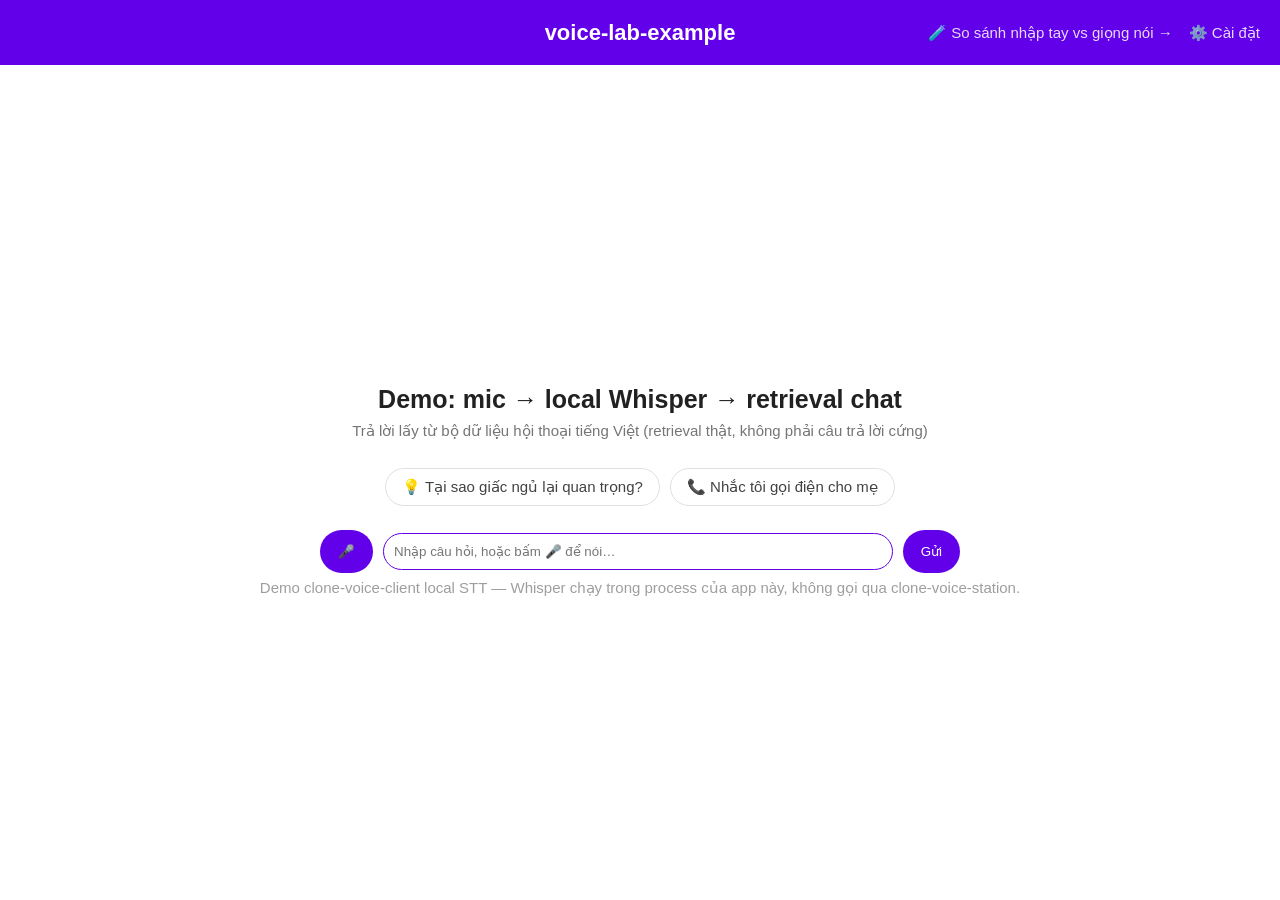
<file: templates/index.html>
<!DOCTYPE html>
<html lang="vi">
<head>
  <link rel="stylesheet" href="/static/style.css"/>
  <meta charset="utf-8"/>
  <meta content="width=device-width, initial-scale=1.0" name="viewport"/>
  <title>voice-lab-example</title>
</head>
<body>
<div class="layout">
  <main class="chat-container">
    <div class="header">
      <div class="header-center">voice-lab-example</div>
      <div class="header-links">
        <a class="header-link" href="/compare">🧪 So sánh nhập tay vs giọng nói →</a>
        <a class="header-link" href="/settings">⚙️ Cài đặt</a>
      </div>
    </div>
    <div class="container" id="mainContainer">

      <!-- Welcome screen (shown when no messages) -->
      <div id="welcome-screen">
        <h1 class="welcome-title">Demo: mic → local Whisper → retrieval chat</h1>
        <p class="welcome-subtitle">Trả lời lấy từ bộ dữ liệu hội thoại tiếng Việt (retrieval thật, không phải câu trả lời cứng)</p>
        <div class="suggestion-chips">
          <button class="chip" data-prompt="Tại sao giấc ngủ lại quan trọng?">💡 Tại sao giấc ngủ lại quan trọng?</button>
          <button class="chip" data-prompt="Nhắc tôi gọi điện cho mẹ.">📞 Nhắc tôi gọi điện cho mẹ</button>
        </div>
      </div>

      <!-- Chatbox (shown when chatting) -->
      <div id="chatbox" class="chatbox"></div>

      <!-- Input bar -->
      <div class="input-area">
        <button id="micButton" title="Ghi âm câu hỏi">🎤</button>
        <input id="chatInput" type="text" placeholder="Nhập câu hỏi, hoặc bấm 🎤 để nói…"/>
        <button id="sendButton">Gửi</button>
      </div>

      <div id="disclaimer">Demo clone-voice-client local STT — Whisper chạy trong process của app này, không gọi qua clone-voice-station.</div>

    </div>
  </main>
</div>

<script src="/static/script.js"></script>
</body>
</html>
</file>
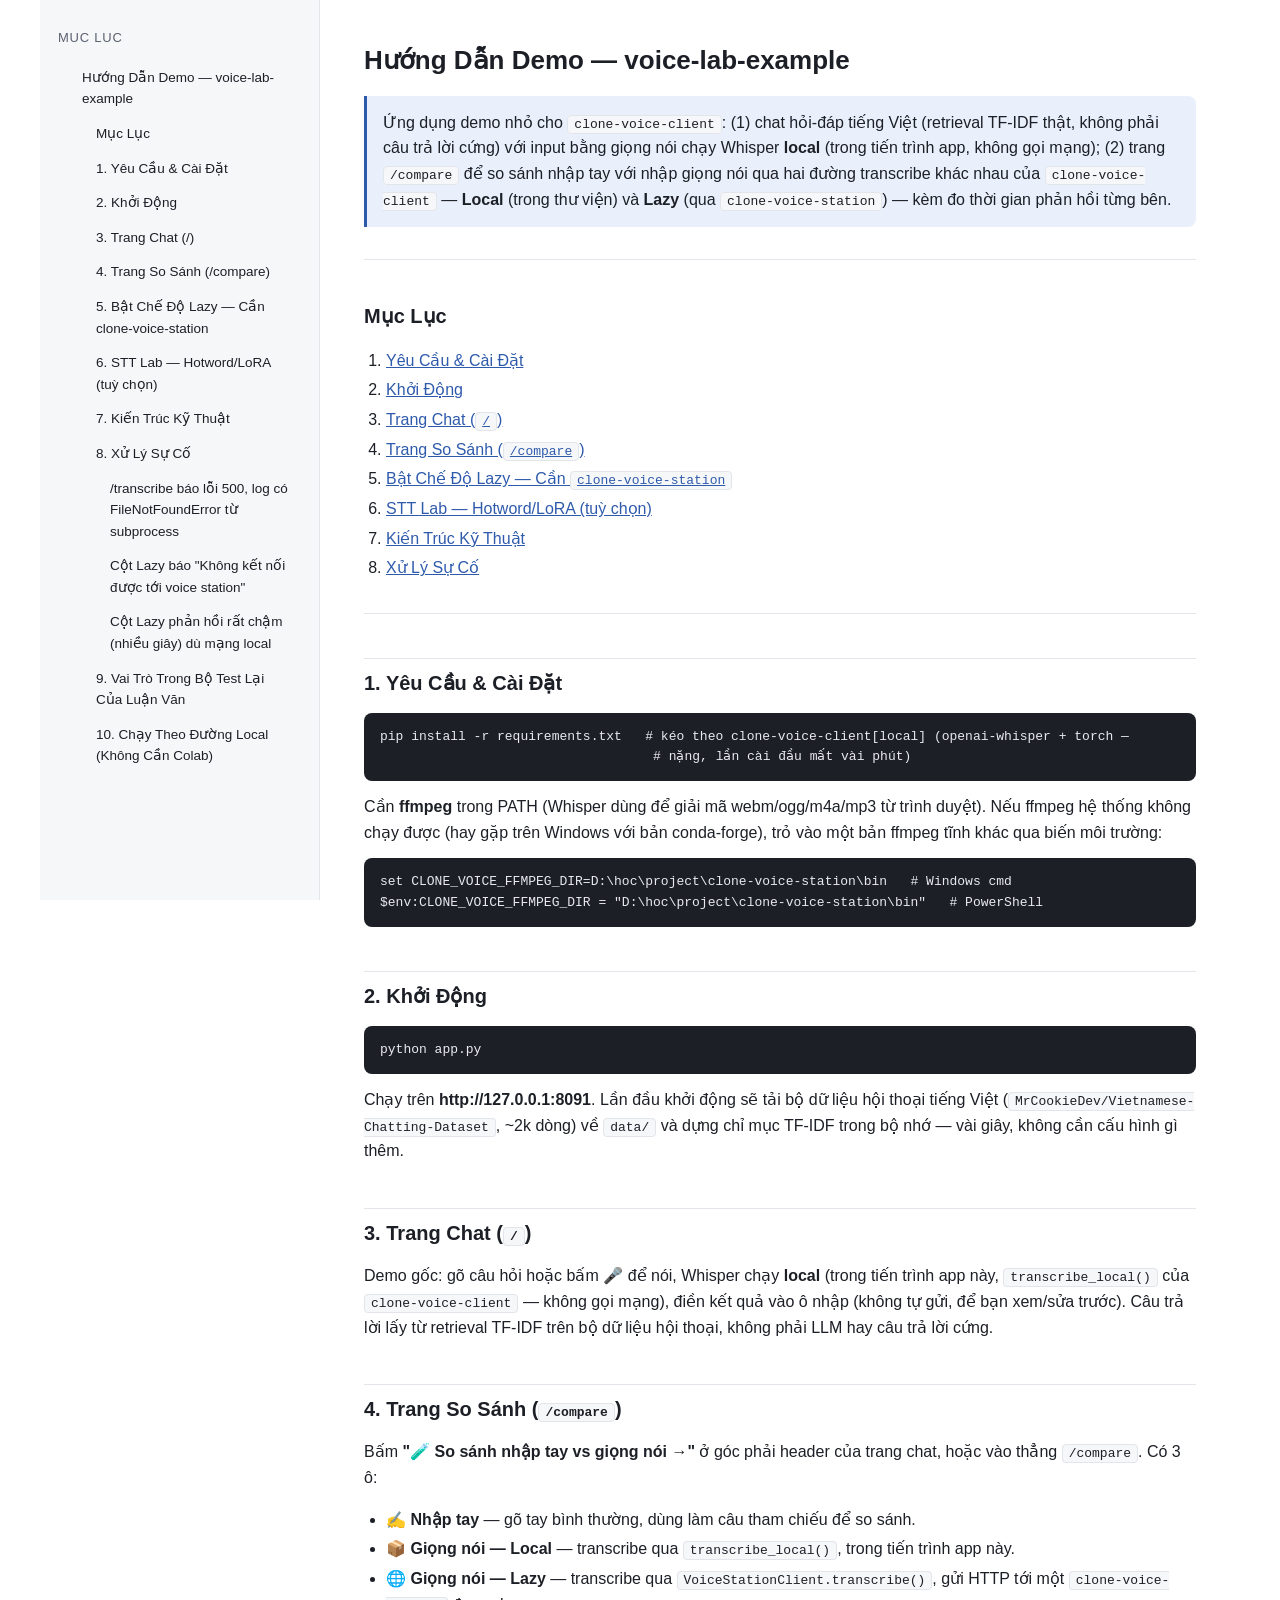
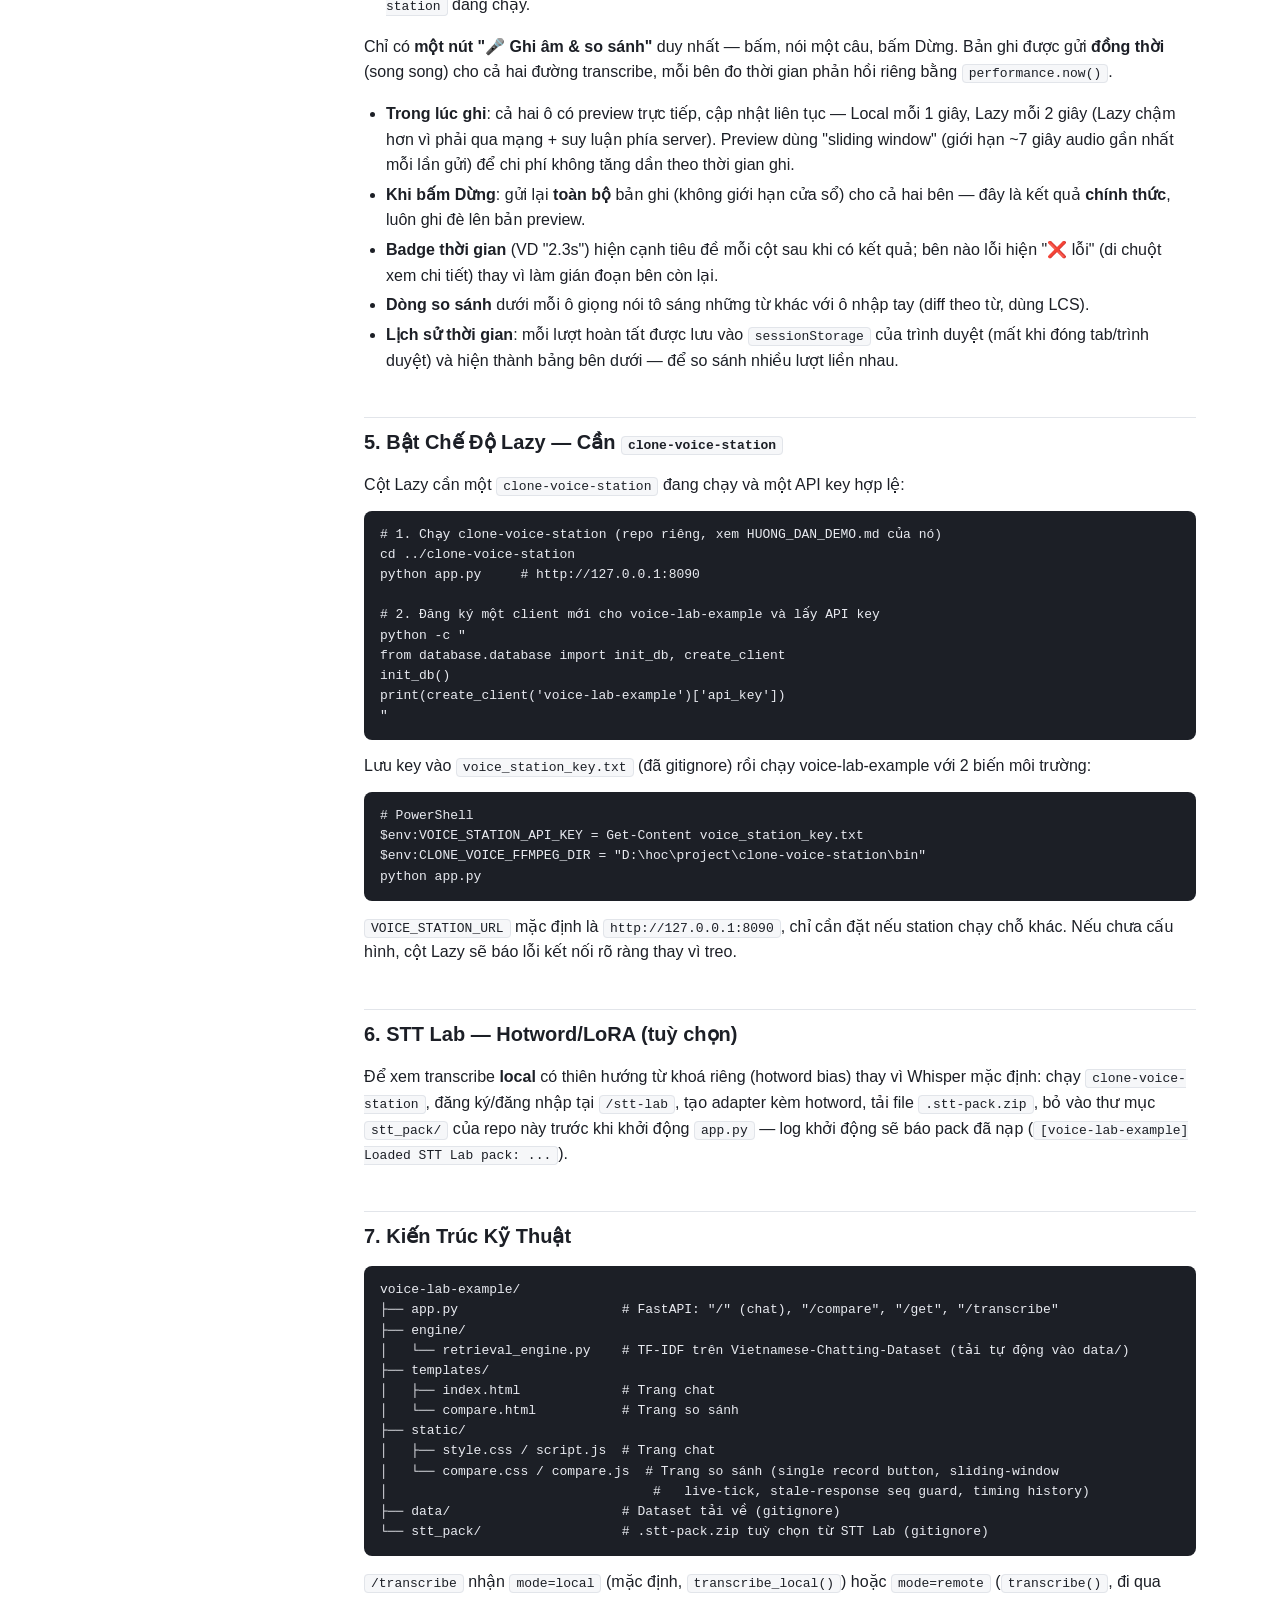
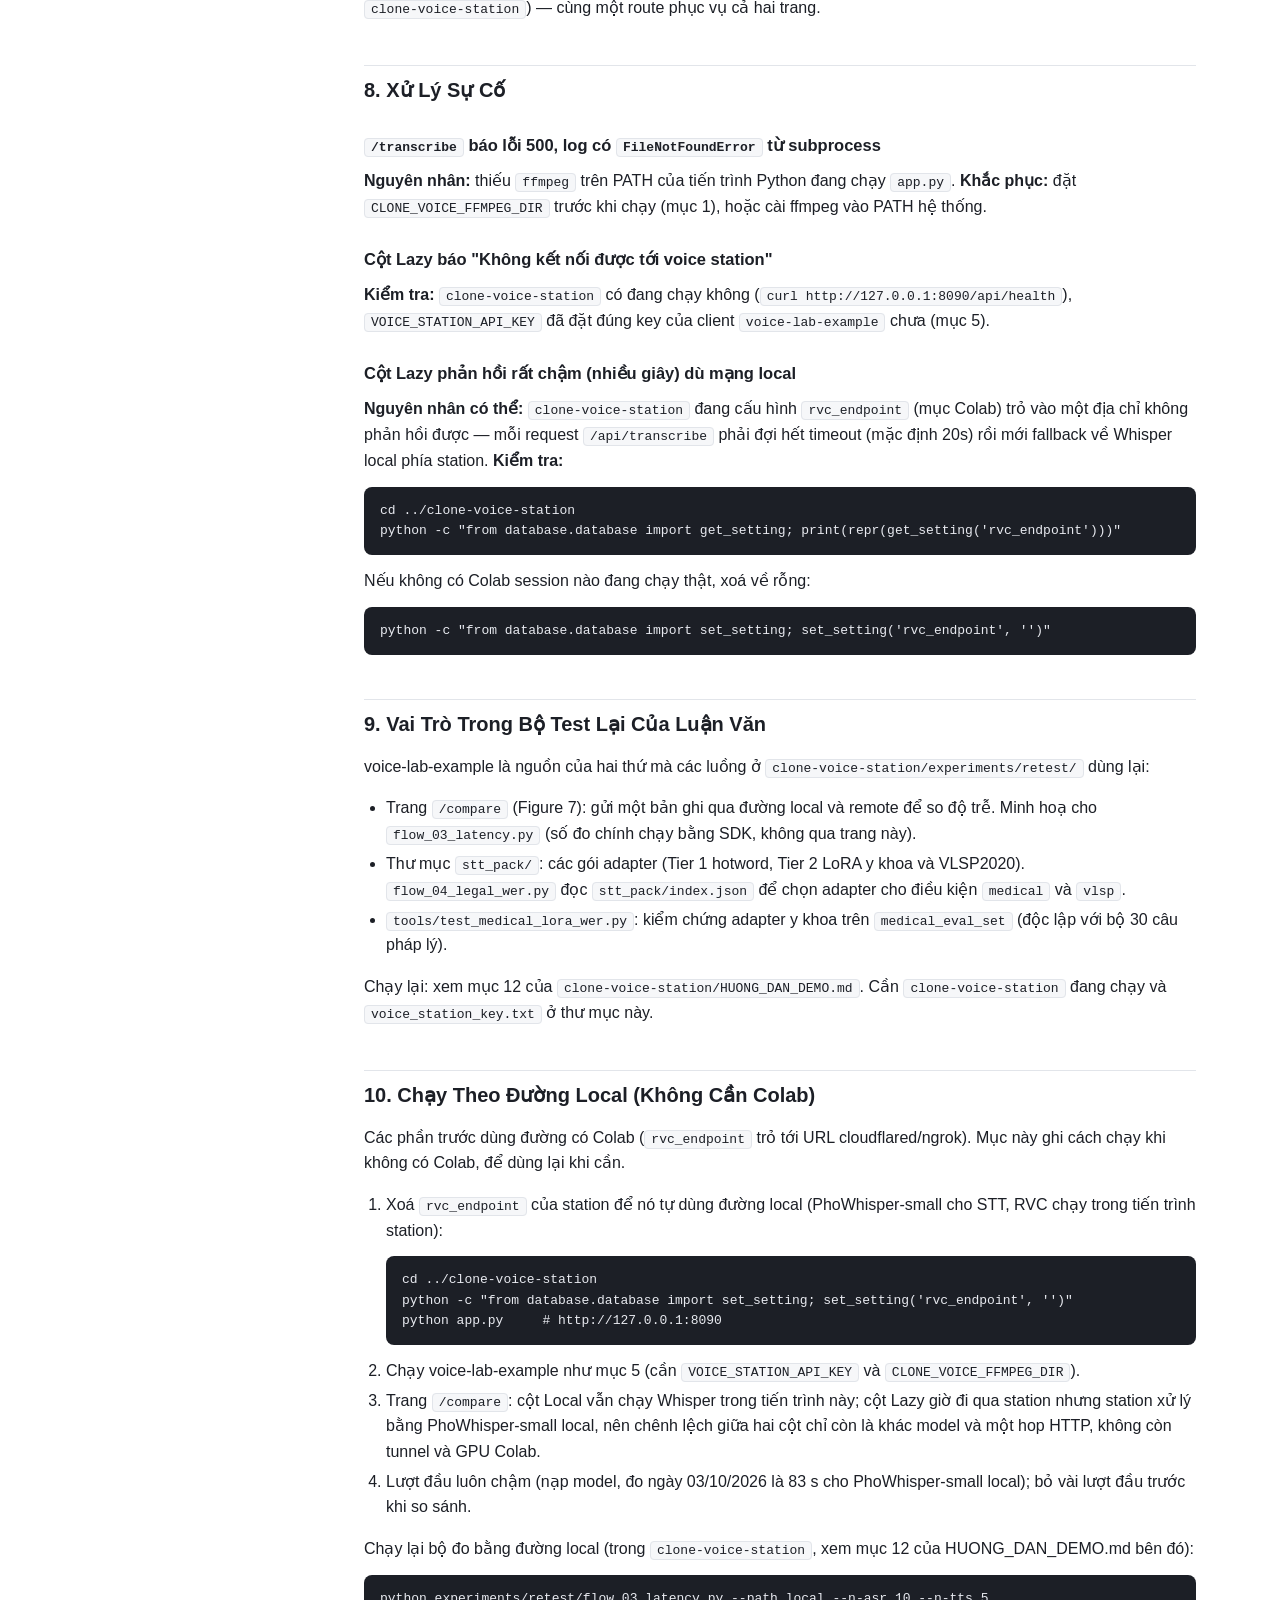
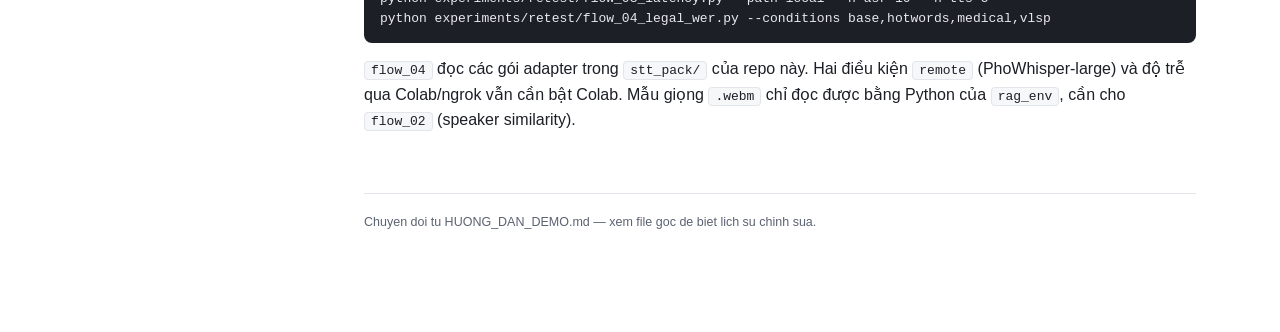
<file: HUONG_DAN_DEMO.html>
<!DOCTYPE html>
<html lang="vi">
<head>
<meta charset="UTF-8">
<meta name="viewport" content="width=device-width, initial-scale=1.0">
<title>Huong Dan Demo - voice-lab-example</title>
<style>
  :root {
    --bg: #ffffff; --bg-alt: #f6f7f9; --text: #1c1f26; --text-dim: #5b6270;
    --border: #e2e5ea; --accent: #2e5aac; --accent-soft: #eaf0fb;
    --code-bg: #1c1f26; --code-text: #e8eaf0;
  }
  @media (prefers-color-scheme: dark) {
    :root {
      --bg: #14161a; --bg-alt: #1b1e24; --text: #e7e9ee; --text-dim: #9aa1ae;
      --border: #2b2f38; --accent: #7fa6f5; --accent-soft: #1e2a42;
      --code-bg: #0d0f13; --code-text: #e8eaf0;
    }
  }
  * { box-sizing: border-box; }
  body { margin: 0; background: var(--bg); color: var(--text);
    font-family: "Segoe UI", -apple-system, BlinkMacSystemFont, sans-serif; line-height: 1.6; }
  .layout { display: grid; grid-template-columns: 280px minmax(0, 1fr); max-width: 1200px; margin: 0 auto; }
  @media (max-width: 860px) {
    .layout { grid-template-columns: 1fr; }
    nav.toc { position: static !important; border-right: none !important; border-bottom: 1px solid var(--border); }
  }
  nav.toc { position: sticky; top: 0; align-self: start; height: 100vh; overflow-y: auto;
    padding: 28px 18px; border-right: 1px solid var(--border); background: var(--bg-alt); }
  nav.toc .toclabel { font-size: 13px; text-transform: uppercase; letter-spacing: .06em; color: var(--text-dim); margin: 0 0 12px; }
  nav.toc ul { list-style: none; margin: 0; padding-left: 14px; }
  nav.toc > ul { padding-left: 0; }
  nav.toc li { margin: 1px 0; }
  nav.toc a { display: block; padding: 6px 10px; border-radius: 6px; color: var(--text);
    text-decoration: none; font-size: 13.5px; }
  nav.toc a:hover { background: var(--accent-soft); color: var(--accent); }
  main { padding: 40px 44px 100px; min-width: 0; }
  main > .subtitle { color: var(--text-dim); margin: -4px 0 32px; font-size: 15px; }
  h1 { font-size: 26px; margin: 0 0 6px; }
  h2 { font-size: 20px; margin: 44px 0 14px; padding-top: 8px; border-top: 1px solid var(--border); }
  main > h2:first-of-type { border-top: none; margin-top: 0; }
  h3 { font-size: 16.5px; margin: 26px 0 8px; }
  h4 { font-size: 14.5px; margin: 18px 0 6px; color: var(--text-dim); }
  p { margin: 10px 0; }
  a { color: var(--accent); }
  code { background: var(--bg-alt); border: 1px solid var(--border); padding: 1px 6px;
    border-radius: 4px; font-size: 13px; font-family: "Cascadia Code", Consolas, "Courier New", monospace; }
  pre { background: var(--code-bg); color: var(--code-text); padding: 14px 16px; border-radius: 8px;
    overflow-x: auto; font-size: 13px; line-height: 1.55;
    font-family: "Cascadia Code", Consolas, "Courier New", monospace; }
  pre code { background: none; border: none; padding: 0; color: inherit; }
  ul, ol { padding-left: 22px; }
  li { margin: 4px 0; }
  table { border-collapse: collapse; width: 100%; margin: 12px 0 20px; font-size: 13.5px; display: block; overflow-x: auto; }
  th, td { border: 1px solid var(--border); padding: 8px 10px; text-align: left; vertical-align: top; }
  th { background: var(--bg-alt); }
  blockquote { margin: 14px 0; padding: 10px 16px; border-left: 3px solid var(--accent);
    background: var(--accent-soft); border-radius: 0 8px 8px 0; }
  blockquote p { margin: 4px 0; }
  hr { border: none; border-top: 1px solid var(--border); margin: 32px 0; }
  img { max-width: 100%; border-radius: 8px; border: 1px solid var(--border); }
  footer { margin-top: 60px; padding-top: 18px; border-top: 1px solid var(--border);
    color: var(--text-dim); font-size: 12.5px; }
</style>
</head>
<body>
<div class="layout">
  <nav class="toc">
    <p class="toclabel">Muc luc</p>
    <div class="toc">
<ul>
<li><a href="#huong-dan-demo-voice-lab-example">Hướng Dẫn Demo — voice-lab-example</a><ul>
<li><a href="#muc-luc">Mục Lục</a></li>
<li><a href="#1-yeu-cau-cai-at">1. Yêu Cầu &amp; Cài Đặt</a></li>
<li><a href="#2-khoi-ong">2. Khởi Động</a></li>
<li><a href="#3-trang-chat">3. Trang Chat (/)</a></li>
<li><a href="#4-trang-so-sanh-compare">4. Trang So Sánh (/compare)</a></li>
<li><a href="#5-bat-che-o-lazy-can-clone-voice-station">5. Bật Chế Độ Lazy — Cần clone-voice-station</a></li>
<li><a href="#6-stt-lab-hotwordlora-tuy-chon">6. STT Lab — Hotword/LoRA (tuỳ chọn)</a></li>
<li><a href="#7-kien-truc-ky-thuat">7. Kiến Trúc Kỹ Thuật</a></li>
<li><a href="#8-xu-ly-su-co">8. Xử Lý Sự Cố</a><ul>
<li><a href="#transcribe-bao-loi-500-log-co-filenotfounderror-tu-subprocess">/transcribe báo lỗi 500, log có FileNotFoundError từ subprocess</a></li>
<li><a href="#cot-lazy-bao-khong-ket-noi-uoc-toi-voice-station">Cột Lazy báo "Không kết nối được tới voice station"</a></li>
<li><a href="#cot-lazy-phan-hoi-rat-cham-nhieu-giay-du-mang-local">Cột Lazy phản hồi rất chậm (nhiều giây) dù mạng local</a></li>
</ul>
</li>
<li><a href="#9-vai-tro-trong-bo-test-lai-cua-luan-van">9. Vai Trò Trong Bộ Test Lại Của Luận Văn</a></li>
<li><a href="#10-chay-theo-uong-local-khong-can-colab">10. Chạy Theo Đường Local (Không Cần Colab)</a></li>
</ul>
</li>
</ul>
</div>

  </nav>
  <main>
    <h1 id="huong-dan-demo-voice-lab-example">Hướng Dẫn Demo — voice-lab-example</h1>
<blockquote>
<p>Ứng dụng demo nhỏ cho <code>clone-voice-client</code>: (1) chat hỏi-đáp tiếng Việt (retrieval TF-IDF thật, không phải câu trả lời cứng) với input bằng giọng nói chạy Whisper <strong>local</strong> (trong tiến trình app, không gọi mạng); (2) trang <code>/compare</code> để so sánh nhập tay với nhập giọng nói qua hai đường transcribe khác nhau của <code>clone-voice-client</code> — <strong>Local</strong> (trong thư viện) và <strong>Lazy</strong> (qua <code>clone-voice-station</code>) — kèm đo thời gian phản hồi từng bên.</p>
</blockquote>
<hr />
<h2 id="muc-luc">Mục Lục</h2>
<ol>
<li><a href="#1-yêu-cầu--cài-đặt">Yêu Cầu &amp; Cài Đặt</a></li>
<li><a href="#2-khởi-động">Khởi Động</a></li>
<li><a href="#3-trang-chat-">Trang Chat (<code>/</code>)</a></li>
<li><a href="#4-trang-so-sánh-compare">Trang So Sánh (<code>/compare</code>)</a></li>
<li><a href="#5-bật-chế-độ-lazy--cần-clone-voice-station">Bật Chế Độ Lazy — Cần <code>clone-voice-station</code></a></li>
<li><a href="#6-stt-lab--hotwordlora-tuỳ-chọn">STT Lab — Hotword/LoRA (tuỳ chọn)</a></li>
<li><a href="#7-kiến-trúc-kỹ-thuật">Kiến Trúc Kỹ Thuật</a></li>
<li><a href="#8-xử-lý-sự-cố">Xử Lý Sự Cố</a></li>
</ol>
<hr />
<h2 id="1-yeu-cau-cai-at">1. Yêu Cầu &amp; Cài Đặt</h2>
<pre><code class="language-bash">pip install -r requirements.txt   # kéo theo clone-voice-client[local] (openai-whisper + torch —
                                   # nặng, lần cài đầu mất vài phút)
</code></pre>
<p>Cần <strong>ffmpeg</strong> trong PATH (Whisper dùng để giải mã webm/ogg/m4a/mp3 từ trình duyệt). Nếu ffmpeg hệ thống không chạy được (hay gặp trên Windows với bản conda-forge), trỏ vào một bản ffmpeg tĩnh khác qua biến môi trường:</p>
<pre><code class="language-bash">set CLONE_VOICE_FFMPEG_DIR=D:\hoc\project\clone-voice-station\bin   # Windows cmd
$env:CLONE_VOICE_FFMPEG_DIR = &quot;D:\hoc\project\clone-voice-station\bin&quot;   # PowerShell
</code></pre>
<h2 id="2-khoi-ong">2. Khởi Động</h2>
<pre><code class="language-bash">python app.py
</code></pre>
<p>Chạy trên <strong>http://127.0.0.1:8091</strong>. Lần đầu khởi động sẽ tải bộ dữ liệu hội thoại tiếng Việt (<code>MrCookieDev/Vietnamese-Chatting-Dataset</code>, ~2k dòng) về <code>data/</code> và dựng chỉ mục TF-IDF trong bộ nhớ — vài giây, không cần cấu hình gì thêm.</p>
<h2 id="3-trang-chat">3. Trang Chat (<code>/</code>)</h2>
<p>Demo gốc: gõ câu hỏi hoặc bấm 🎤 để nói, Whisper chạy <strong>local</strong> (trong tiến trình app này, <code>transcribe_local()</code> của <code>clone-voice-client</code> — không gọi mạng), điền kết quả vào ô nhập (không tự gửi, để bạn xem/sửa trước). Câu trả lời lấy từ retrieval TF-IDF trên bộ dữ liệu hội thoại, không phải LLM hay câu trả lời cứng.</p>
<h2 id="4-trang-so-sanh-compare">4. Trang So Sánh (<code>/compare</code>)</h2>
<p>Bấm <strong>"🧪 So sánh nhập tay vs giọng nói →"</strong> ở góc phải header của trang chat, hoặc vào thẳng <code>/compare</code>. Có 3 ô:</p>
<ul>
<li><strong>✍️ Nhập tay</strong> — gõ tay bình thường, dùng làm câu tham chiếu để so sánh.</li>
<li><strong>📦 Giọng nói — Local</strong> — transcribe qua <code>transcribe_local()</code>, trong tiến trình app này.</li>
<li><strong>🌐 Giọng nói — Lazy</strong> — transcribe qua <code>VoiceStationClient.transcribe()</code>, gửi HTTP tới một <code>clone-voice-station</code> đang chạy.</li>
</ul>
<p>Chỉ có <strong>một nút "🎤 Ghi âm &amp; so sánh"</strong> duy nhất — bấm, nói một câu, bấm Dừng. Bản ghi được gửi <strong>đồng thời</strong> (song song) cho cả hai đường transcribe, mỗi bên đo thời gian phản hồi riêng bằng <code>performance.now()</code>.</p>
<ul>
<li><strong>Trong lúc ghi</strong>: cả hai ô có preview trực tiếp, cập nhật liên tục — Local mỗi 1 giây, Lazy mỗi 2 giây (Lazy chậm hơn vì phải qua mạng + suy luận phía server). Preview dùng "sliding window" (giới hạn ~7 giây audio gần nhất mỗi lần gửi) để chi phí không tăng dần theo thời gian ghi.</li>
<li><strong>Khi bấm Dừng</strong>: gửi lại <strong>toàn bộ</strong> bản ghi (không giới hạn cửa sổ) cho cả hai bên — đây là kết quả <strong>chính thức</strong>, luôn ghi đè lên bản preview.</li>
<li><strong>Badge thời gian</strong> (VD "2.3s") hiện cạnh tiêu đề mỗi cột sau khi có kết quả; bên nào lỗi hiện "❌ lỗi" (di chuột xem chi tiết) thay vì làm gián đoạn bên còn lại.</li>
<li><strong>Dòng so sánh</strong> dưới mỗi ô giọng nói tô sáng những từ khác với ô nhập tay (diff theo từ, dùng LCS).</li>
<li><strong>Lịch sử thời gian</strong>: mỗi lượt hoàn tất được lưu vào <code>sessionStorage</code> của trình duyệt (mất khi đóng tab/trình duyệt) và hiện thành bảng bên dưới — để so sánh nhiều lượt liền nhau.</li>
</ul>
<h2 id="5-bat-che-o-lazy-can-clone-voice-station">5. Bật Chế Độ Lazy — Cần <code>clone-voice-station</code></h2>
<p>Cột Lazy cần một <code>clone-voice-station</code> đang chạy và một API key hợp lệ:</p>
<pre><code class="language-bash"># 1. Chạy clone-voice-station (repo riêng, xem HUONG_DAN_DEMO.md của nó)
cd ../clone-voice-station
python app.py     # http://127.0.0.1:8090

# 2. Đăng ký một client mới cho voice-lab-example và lấy API key
python -c &quot;
from database.database import init_db, create_client
init_db()
print(create_client('voice-lab-example')['api_key'])
&quot;
</code></pre>
<p>Lưu key vào <code>voice_station_key.txt</code> (đã gitignore) rồi chạy voice-lab-example với 2 biến môi trường:</p>
<pre><code class="language-bash"># PowerShell
$env:VOICE_STATION_API_KEY = Get-Content voice_station_key.txt
$env:CLONE_VOICE_FFMPEG_DIR = &quot;D:\hoc\project\clone-voice-station\bin&quot;
python app.py
</code></pre>
<p><code>VOICE_STATION_URL</code> mặc định là <code>http://127.0.0.1:8090</code>, chỉ cần đặt nếu station chạy chỗ khác. Nếu chưa cấu hình, cột Lazy sẽ báo lỗi kết nối rõ ràng thay vì treo.</p>
<h2 id="6-stt-lab-hotwordlora-tuy-chon">6. STT Lab — Hotword/LoRA (tuỳ chọn)</h2>
<p>Để xem transcribe <strong>local</strong> có thiên hướng từ khoá riêng (hotword bias) thay vì Whisper mặc định: chạy <code>clone-voice-station</code>, đăng ký/đăng nhập tại <code>/stt-lab</code>, tạo adapter kèm hotword, tải file <code>.stt-pack.zip</code>, bỏ vào thư mục <code>stt_pack/</code> của repo này trước khi khởi động <code>app.py</code> — log khởi động sẽ báo pack đã nạp (<code>[voice-lab-example] Loaded STT Lab pack: ...</code>).</p>
<h2 id="7-kien-truc-ky-thuat">7. Kiến Trúc Kỹ Thuật</h2>
<pre><code>voice-lab-example/
├── app.py                     # FastAPI: &quot;/&quot; (chat), &quot;/compare&quot;, &quot;/get&quot;, &quot;/transcribe&quot;
├── engine/
│   └── retrieval_engine.py    # TF-IDF trên Vietnamese-Chatting-Dataset (tải tự động vào data/)
├── templates/
│   ├── index.html             # Trang chat
│   └── compare.html           # Trang so sánh
├── static/
│   ├── style.css / script.js  # Trang chat
│   └── compare.css / compare.js  # Trang so sánh (single record button, sliding-window
│                                  #   live-tick, stale-response seq guard, timing history)
├── data/                      # Dataset tải về (gitignore)
└── stt_pack/                  # .stt-pack.zip tuỳ chọn từ STT Lab (gitignore)
</code></pre>
<p><code>/transcribe</code> nhận <code>mode=local</code> (mặc định, <code>transcribe_local()</code>) hoặc <code>mode=remote</code> (<code>transcribe()</code>, đi qua <code>clone-voice-station</code>) — cùng một route phục vụ cả hai trang.</p>
<h2 id="8-xu-ly-su-co">8. Xử Lý Sự Cố</h2>
<h3 id="transcribe-bao-loi-500-log-co-filenotfounderror-tu-subprocess"><code>/transcribe</code> báo lỗi 500, log có <code>FileNotFoundError</code> từ subprocess</h3>
<p><strong>Nguyên nhân:</strong> thiếu <code>ffmpeg</code> trên PATH của tiến trình Python đang chạy <code>app.py</code>. <strong>Khắc phục:</strong> đặt <code>CLONE_VOICE_FFMPEG_DIR</code> trước khi chạy (mục 1), hoặc cài ffmpeg vào PATH hệ thống.</p>
<h3 id="cot-lazy-bao-khong-ket-noi-uoc-toi-voice-station">Cột Lazy báo "Không kết nối được tới voice station"</h3>
<p><strong>Kiểm tra:</strong> <code>clone-voice-station</code> có đang chạy không (<code>curl http://127.0.0.1:8090/api/health</code>), <code>VOICE_STATION_API_KEY</code> đã đặt đúng key của client <code>voice-lab-example</code> chưa (mục 5).</p>
<h3 id="cot-lazy-phan-hoi-rat-cham-nhieu-giay-du-mang-local">Cột Lazy phản hồi rất chậm (nhiều giây) dù mạng local</h3>
<p><strong>Nguyên nhân có thể:</strong> <code>clone-voice-station</code> đang cấu hình <code>rvc_endpoint</code> (mục Colab) trỏ vào một địa chỉ không phản hồi được — mỗi request <code>/api/transcribe</code> phải đợi hết timeout (mặc định 20s) rồi mới fallback về Whisper local phía station. <strong>Kiểm tra:</strong></p>
<pre><code class="language-bash">cd ../clone-voice-station
python -c &quot;from database.database import get_setting; print(repr(get_setting('rvc_endpoint')))&quot;
</code></pre>
<p>Nếu không có Colab session nào đang chạy thật, xoá về rỗng:</p>
<pre><code class="language-bash">python -c &quot;from database.database import set_setting; set_setting('rvc_endpoint', '')&quot;
</code></pre>
<h2 id="9-vai-tro-trong-bo-test-lai-cua-luan-van">9. Vai Trò Trong Bộ Test Lại Của Luận Văn</h2>
<p>voice-lab-example là nguồn của hai thứ mà các luồng ở <code>clone-voice-station/experiments/retest/</code> dùng lại:</p>
<ul>
<li>Trang <code>/compare</code> (Figure 7): gửi một bản ghi qua đường local và remote để so độ trễ. Minh hoạ cho <code>flow_03_latency.py</code> (số đo chính chạy bằng SDK, không qua trang này).</li>
<li>Thư mục <code>stt_pack/</code>: các gói adapter (Tier 1 hotword, Tier 2 LoRA y khoa và VLSP2020). <code>flow_04_legal_wer.py</code> đọc <code>stt_pack/index.json</code> để chọn adapter cho điều kiện <code>medical</code> và <code>vlsp</code>.</li>
<li><code>tools/test_medical_lora_wer.py</code>: kiểm chứng adapter y khoa trên <code>medical_eval_set</code> (độc lập với bộ 30 câu pháp lý).</li>
</ul>
<p>Chạy lại: xem mục 12 của <code>clone-voice-station/HUONG_DAN_DEMO.md</code>. Cần <code>clone-voice-station</code> đang chạy và <code>voice_station_key.txt</code> ở thư mục này.</p>
<h2 id="10-chay-theo-uong-local-khong-can-colab">10. Chạy Theo Đường Local (Không Cần Colab)</h2>
<p>Các phần trước dùng đường có Colab (<code>rvc_endpoint</code> trỏ tới URL cloudflared/ngrok). Mục này ghi cách chạy khi không có Colab, để dùng lại khi cần.</p>
<ol>
<li>Xoá <code>rvc_endpoint</code> của station để nó tự dùng đường local (PhoWhisper-small cho STT, RVC chạy trong tiến trình station):
<pre><code class="language-bash">cd ../clone-voice-station
python -c &quot;from database.database import set_setting; set_setting('rvc_endpoint', '')&quot;
python app.py     # http://127.0.0.1:8090
</code></pre></li>
<li>Chạy voice-lab-example như mục 5 (cần <code>VOICE_STATION_API_KEY</code> và <code>CLONE_VOICE_FFMPEG_DIR</code>).</li>
<li>Trang <code>/compare</code>: cột Local vẫn chạy Whisper trong tiến trình này; cột Lazy giờ đi qua station nhưng station xử lý bằng PhoWhisper-small local, nên chênh lệch giữa hai cột chỉ còn là khác model và một hop HTTP, không còn tunnel và GPU Colab.</li>
<li>Lượt đầu luôn chậm (nạp model, đo ngày 03/10/2026 là 83 s cho PhoWhisper-small local); bỏ vài lượt đầu trước khi so sánh.</li>
</ol>
<p>Chạy lại bộ đo bằng đường local (trong <code>clone-voice-station</code>, xem mục 12 của HUONG_DAN_DEMO.md bên đó):</p>
<pre><code class="language-bash">python experiments/retest/flow_03_latency.py --path local --n-asr 10 --n-tts 5
python experiments/retest/flow_04_legal_wer.py --conditions base,hotwords,medical,vlsp
</code></pre>
<p><code>flow_04</code> đọc các gói adapter trong <code>stt_pack/</code> của repo này. Hai điều kiện <code>remote</code> (PhoWhisper-large) và độ trễ qua Colab/ngrok vẫn cần bật Colab. Mẫu giọng <code>.webm</code> chỉ đọc được bằng Python của <code>rag_env</code>, cần cho <code>flow_02</code> (speaker similarity).</p>
    <footer>Chuyen doi tu HUONG_DAN_DEMO.md &mdash; xem file goc de biet lich su chinh sua.</footer>
  </main>
</div>
</body>
</html>
</file>
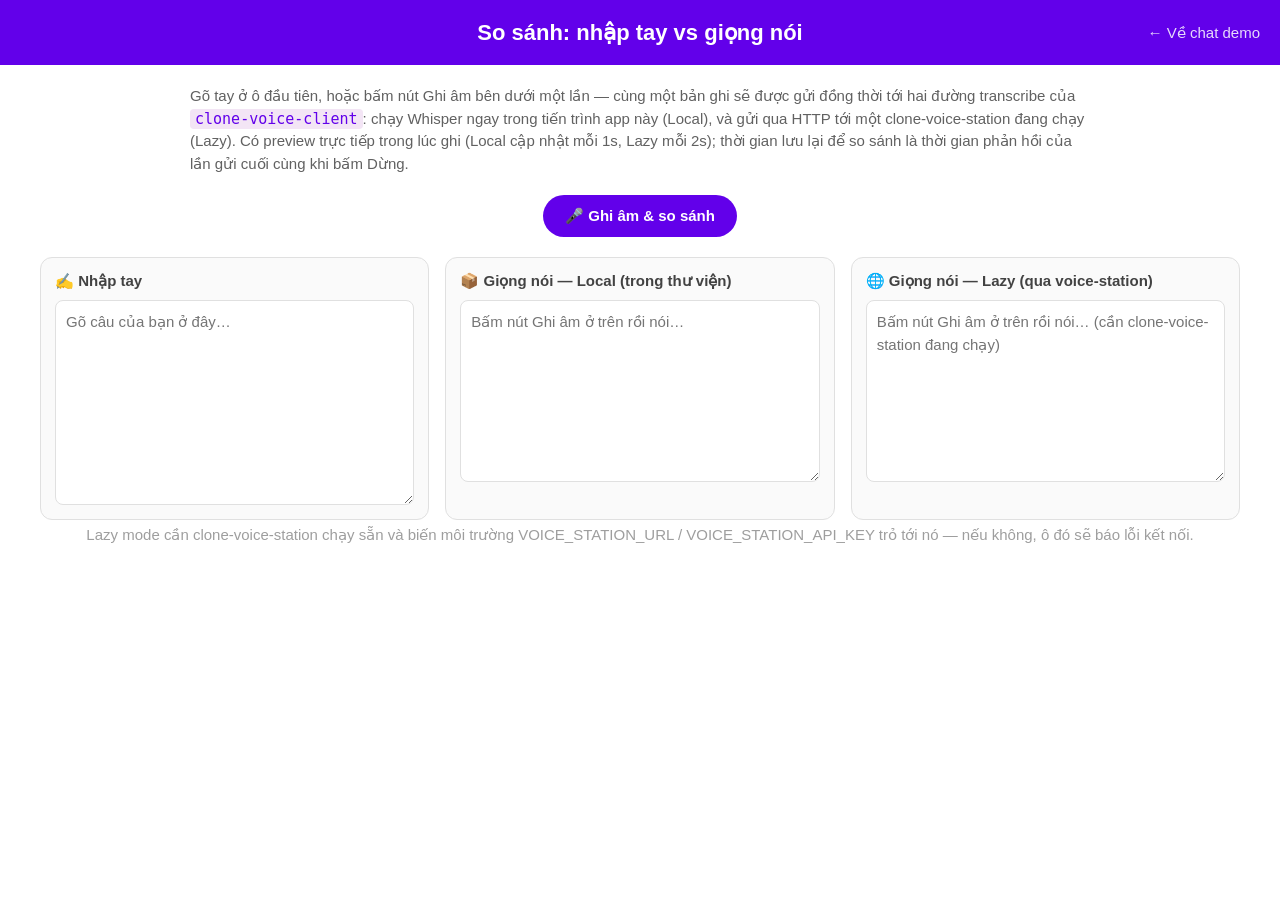
<file: templates/compare.html>
<!DOCTYPE html>
<html lang="vi">
<head>
  <link rel="stylesheet" href="/static/style.css"/>
  <link rel="stylesheet" href="/static/compare.css"/>
  <meta charset="utf-8"/>
  <meta content="width=device-width, initial-scale=1.0" name="viewport"/>
  <title>voice-lab-example — So sánh nhập tay vs giọng nói</title>
</head>
<body>
<div class="layout">
  <main class="chat-container">
    <div class="header">
      <div class="header-center">So sánh: nhập tay vs giọng nói</div>
      <a class="header-link" href="/">← Về chat demo</a>
    </div>

    <div class="compare-page">
      <p class="compare-intro">
        Gõ tay ở ô đầu tiên, hoặc bấm nút Ghi âm bên dưới một lần — cùng một bản ghi sẽ
        được gửi đồng thời tới hai đường transcribe của <code>clone-voice-client</code>:
        chạy Whisper ngay trong tiến trình app này (Local), và gửi qua HTTP tới một
        clone-voice-station đang chạy (Lazy). Có preview trực tiếp trong lúc ghi (Local
        cập nhật mỗi 1s, Lazy mỗi 2s); thời gian lưu lại để so sánh là thời gian phản hồi
        của lần gửi cuối cùng khi bấm Dừng.
      </p>

      <!-- Single shared record control — one take, sent to both Local and Lazy at once. -->
      <div class="record-bar">
        <button class="mic-btn" id="recordBtn" title="Ghi âm — gửi đồng thời cho cả Local và Lazy">🎤 Ghi âm &amp; so sánh</button>
        <div class="record-panel" id="recordPanel" hidden>
          <div class="record-timer" id="recordTimer">00:00</div>
          <div class="record-status" id="recordStatus">Đang ghi âm…</div>
          <div class="record-actions">
            <button class="btn danger" id="recordStopBtn">⏹ Dừng &amp; so sánh</button>
            <button class="btn ghost" id="recordCancelBtn">Huỷ</button>
          </div>
        </div>
      </div>

      <div class="compare-grid">

        <section class="compare-col" id="col-manual">
          <div class="col-head">
            <span class="col-title">✍️ Nhập tay</span>
          </div>
          <textarea class="compare-text" id="manualText" placeholder="Gõ câu của bạn ở đây…"></textarea>
        </section>

        <section class="compare-col" id="col-local">
          <div class="col-head">
            <span class="col-title">📦 Giọng nói — Local (trong thư viện)</span>
            <span class="time-badge" id="localTimeBadge"></span>
          </div>
          <textarea class="compare-text" id="localText" placeholder="Bấm nút Ghi âm ở trên rồi nói…"></textarea>
          <div class="diff-line" id="localDiff"></div>
        </section>

        <section class="compare-col" id="col-remote">
          <div class="col-head">
            <span class="col-title">🌐 Giọng nói — Lazy (qua voice-station)</span>
            <span class="time-badge" id="remoteTimeBadge"></span>
          </div>
          <textarea class="compare-text" id="remoteText" placeholder="Bấm nút Ghi âm ở trên rồi nói… (cần clone-voice-station đang chạy)"></textarea>
          <div class="diff-line" id="remoteDiff"></div>
        </section>

      </div>

      <!-- Round-by-round timing history, kept in sessionStorage so it survives a
           reload within the same tab but resets on a fresh session. -->
      <div class="timing-history" id="timingHistory" hidden>
        <h3><span>Lịch sử thời gian (phiên này)</span> <button type="button" id="clearHistoryBtn" class="btn ghost">Xoá</button></h3>
        <table>
          <thead>
            <tr><th>Lượt</th><th>📦 Local</th><th>🌐 Lazy</th></tr>
          </thead>
          <tbody id="timingHistoryBody"></tbody>
        </table>
      </div>

      <div id="disclaimer">
        Lazy mode cần clone-voice-station chạy sẵn và biến môi trường
        VOICE_STATION_URL / VOICE_STATION_API_KEY trỏ tới nó — nếu không, ô đó sẽ báo lỗi kết nối.
      </div>
    </div>

  </main>
</div>

<script src="/static/compare.js"></script>
</body>
</html>
</file>
<file: static/style.css>
body {
    margin: 0;
    font-family: Arial, sans-serif;
    background-color: #FAFAFA;
    color: #212121;
}

.layout {
    display: flex;
    height: 100vh;
    overflow: hidden;
}

.chat-container {
    flex: 1;
    display: flex;
    flex-direction: column;
    background: white;
    overflow: hidden;
}

.header {
    background-color: #6200EA;
    color: white;
    height: 65px;
    display: flex;
    align-items: center;
    justify-content: center;
    position: relative;
}

.header-center {
    font-size: 22px;
    font-weight: 600;
}

.header-link {
    position: absolute;
    right: 20px;
    color: white;
    font-size: 15px;
    text-decoration: none;
    opacity: .85;
}

/* index.html has two header-links side by side (compare + settings) --
   position them as a group instead of both landing on the same
   right:20px spot. */
.header-links {
    position: absolute;
    right: 20px;
    display: flex;
    align-items: center;
    gap: 16px;
}

.header-links .header-link {
    position: static;
}

.header-link:hover {
    opacity: 1;
    text-decoration: underline;
}

.container {
    flex: 1;
    display: flex;
    flex-direction: column;
    justify-content: center;
    width: 100%;
    margin: 0;
    background-color: white;
    min-height: 0;
}

.container.is-chatting {
    justify-content: flex-start;
}

/* ── Welcome screen ─────────────────────────────── */
#welcome-screen {
    display: flex;
    flex-direction: column;
    align-items: center;
    padding: 24px 16px;
}

.welcome-title {
    font-size: 25px;
    font-weight: 600;
    color: #212121;
    margin: 0 0 8px 0;
    text-align: center;
}

.welcome-subtitle {
    font-size: 15px;
    color: #757575;
    margin: 0 0 28px 0;
    text-align: center;
}

.suggestion-chips {
    display: flex;
    gap: 10px;
    flex-wrap: wrap;
    justify-content: center;
}

.chip {
    padding: 9px 16px;
    border: 1.5px solid #E0E0E0;
    border-radius: 20px;
    background: white;
    color: #424242;
    font-size: 15px;
    cursor: pointer;
    transition: border-color 0.2s, background 0.2s;
}

.chip:hover {
    border-color: #6200EA;
    background: #F3E5F5;
    color: #6200EA;
}

.container.is-chatting #welcome-screen {
    display: none;
}

/* ── Chatbox ────────────────────────────────────── */
.chatbox {
    flex: 1;
    padding: 16px;
    overflow-y: auto;
    display: flex;
    flex-direction: column;
    gap: 8px;
    min-height: 0;
}

#chatbox {
    display: none;
}

.container.is-chatting #chatbox {
    display: flex;
}

/* ── Disclaimer ─────────────────────────────────── */
#disclaimer {
    text-align: center;
    font-size: 15px;
    color: #9E9E9E;
    padding: 6px 16px 8px;
    background: white;
}

/* Message bubbles */
.chat-message {
    padding: 10px 15px;
    border-radius: 20px;
    max-width: 80%;
    word-wrap: break-word;
    animation: fadeIn 0.3s ease forwards;
}

.user-message {
    align-self: flex-end;
    background-color: #6200EA;
    color: white;
    border-top-left-radius: 0;
}

.assistant-message {
    align-self: flex-start;
    background-color: #E0E0E0;
    color: #212121;
    border-top-right-radius: 0;
}

/* ── Input area ──────────────────────────────────── */
.input-area {
    padding: 10px;
    border-top: 1px solid #E0E0E0;
    background-color: #F5F5F5;
    display: flex;
    align-items: center;
    gap: 10px;
}

.container:not(.is-chatting) .input-area {
    max-width: 640px;
    width: 90%;
    margin: 0 auto;
    border-top: none;
    background: transparent;
    padding: 0;
}

.input-area input {
    flex: 1;
    padding: 10px;
    border: 1px solid #E0E0E0;
    border-radius: 20px;
    transition: border-color 0.3s;
}

.input-area input:focus {
    outline: none;
    border-color: #6200EA;
}

.input-area button {
    padding: 10px 15px;
    border: none;
    border-radius: 20px;
    background-color: #6200EA;
    color: white;
    cursor: pointer;
}

.container:not(.is-chatting) .input-area button {
    padding: 14px 18px;
    border-radius: 999px;
}

.input-area button:hover {
    background-color: #3700B3;
}

.input-area input:disabled,
.input-area button:disabled {
    opacity: .55;
    cursor: not-allowed;
}

/* Mic button uses the same purple as every other button (.input-area button)
   now, matching the app's theme color — no red override. */

@keyframes fadeIn {
    from { opacity: 0; transform: translateY(10px); }
    to { opacity: 1; transform: translateY(0); }
}
</file>
<file: static/compare.css>
/* ── Compare page layout ─────────────────────────────────────────── */
.compare-page {
    flex: 1;
    overflow-y: auto;
    padding: 20px 24px;
}

.compare-intro {
    max-width: 900px;
    margin: 0 auto 20px;
    font-size: 15px;
    line-height: 1.5;
    color: #616161;
}

.compare-intro code {
    background: #F3E5F5;
    color: #6200EA;
    padding: 1px 5px;
    border-radius: 4px;
    font-size: 15px;
}

.compare-grid {
    display: grid;
    grid-template-columns: repeat(3, minmax(0, 1fr));
    gap: 16px;
    max-width: 1200px;
    margin: 0 auto;
}

@media (max-width: 900px) {
    .compare-grid { grid-template-columns: 1fr; }
}

.compare-col {
    display: flex;
    flex-direction: column;
    background: #FAFAFA;
    border: 1px solid #E0E0E0;
    border-radius: 12px;
    padding: 14px;
}

.col-head {
    display: flex;
    align-items: center;
    justify-content: space-between;
    gap: 8px;
    margin-bottom: 10px;
}

.col-title {
    font-size: 15px;
    font-weight: 600;
    color: #424242;
}

.compare-text {
    flex: 1;
    min-height: 160px;
    resize: vertical;
    padding: 10px;
    border: 1px solid #E0E0E0;
    border-radius: 8px;
    font-family: inherit;
    font-size: 15px;
    line-height: 1.5;
    background: white;
}

.compare-text:focus {
    outline: none;
    border-color: #6200EA;
}

/* Same purple as the rest of the app (header, send button) — one shared
   record control now, not a per-column icon button, so it reads as a
   primary action rather than a danger/recording cue. */
.mic-btn {
    flex-shrink: 0;
    border: none;
    border-radius: 999px;
    padding: 12px 22px;
    background-color: #6200EA;
    color: white;
    cursor: pointer;
    font-size: 15px;
    font-weight: 600;
}

.mic-btn:hover {
    background-color: #3700B3;
}

.mic-btn:disabled {
    opacity: .55;
    cursor: not-allowed;
}

.diff-line {
    margin-top: 8px;
    font-size: 15px;
    line-height: 1.6;
    color: #757575;
    min-height: 1em;
}

.diff-line mark.diff-add {
    background: #FFECB3;
    color: #6D4C00;
    border-radius: 3px;
    padding: 0 2px;
}

/* ── Time badge — round-trip latency of the last final (Stop-triggered)
   transcribe for this column, the number saved into the timing history. ── */
.time-badge {
    font-size: 15px;
    font-variant-numeric: tabular-nums;
    color: #6200EA;
    background: #F3E5F5;
    padding: 2px 9px;
    border-radius: 999px;
}

.time-badge.error {
    color: #C62828;
    background: #FFEBEE;
}

.time-badge:empty {
    display: none;
}

/* ── Single shared record control — one take feeds both columns at once ── */
.record-bar {
    max-width: 900px;
    margin: 0 auto 20px;
    text-align: center;
}

.record-panel[hidden] {
    display: none;
}

.record-panel {
    background: #FFF3F3;
    border: 1px solid #FFCDD2;
    border-radius: 10px;
    padding: 14px;
    margin-top: 10px;
    text-align: center;
}

/* The stopwatch, front and center at the top of the panel. */
.record-timer {
    font-size: 25px;
    font-weight: 700;
    font-variant-numeric: tabular-nums;
    color: #D63B3B;
    margin-bottom: 4px;
}

.record-panel.recording .record-timer {
    animation: pulse 1s ease-in-out infinite;
}

.record-status {
    font-size: 15px;
    color: #616161;
    margin-bottom: 12px;
}

.record-actions {
    display: flex;
    flex-wrap: wrap;
    gap: 10px;
    justify-content: center;
}

.record-actions .btn {
    padding: 10px 16px;
    border: none;
    border-radius: 20px;
    cursor: pointer;
    font-size: 15px;
}

.record-actions .btn.danger {
    background-color: #D63B3B;
    color: white;
}

.record-actions .btn.danger:hover {
    background-color: #B71C1C;
}

.record-actions .btn.ghost {
    background: transparent;
    border: 1px solid #E0E0E0;
    color: #616161;
}

.record-actions .btn.ghost:hover {
    border-color: #9E9E9E;
}

.record-actions .btn:disabled {
    opacity: .55;
    cursor: not-allowed;
}

@keyframes pulse {
    0%, 100% { opacity: 1; }
    50% { opacity: .45; }
}

/* ── Timing history — every round this session, newest last ─────────── */
.timing-history {
    max-width: 900px;
    margin: 0 auto 20px;
}

.timing-history h3 {
    display: flex;
    align-items: center;
    justify-content: space-between;
    font-size: 15px;
    font-weight: 600;
    color: #424242;
    margin: 0 0 8px;
}

.timing-history h3 .btn.ghost {
    padding: 4px 12px;
    border: 1px solid #E0E0E0;
    border-radius: 20px;
    background: transparent;
    color: #616161;
    cursor: pointer;
    font-size: 13px;
    font-weight: 400;
}

.timing-history h3 .btn.ghost:hover {
    border-color: #9E9E9E;
}

.timing-history table {
    width: 100%;
    border-collapse: collapse;
    font-size: 15px;
}

.timing-history th,
.timing-history td {
    text-align: left;
    padding: 6px 10px;
    border-bottom: 1px solid #E0E0E0;
}

.timing-history th {
    color: #757575;
    font-weight: 500;
}

.timing-history td.error {
    color: #C62828;
}
</file>
